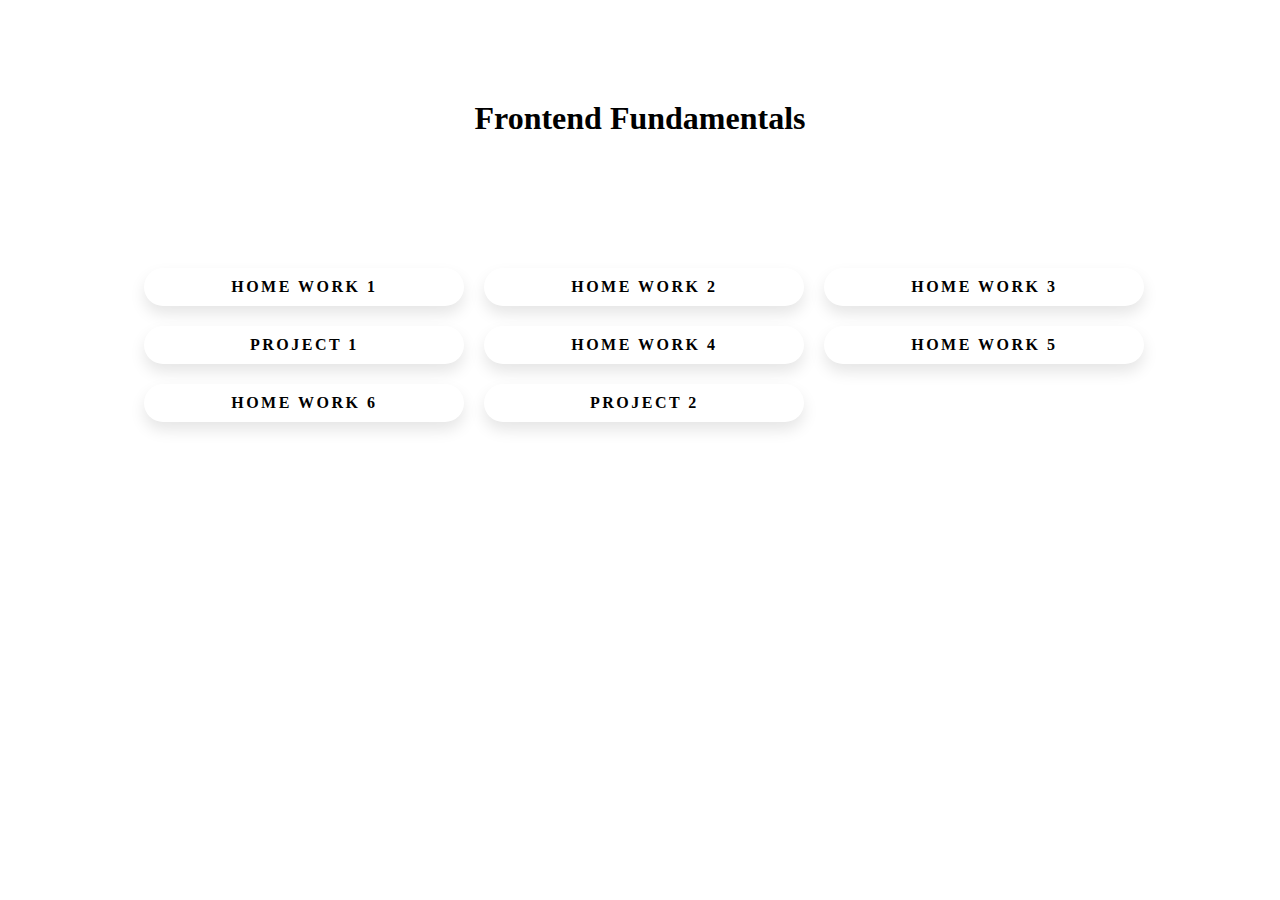
<file: index.html>
<html>
	<head>
		<title>Frontend Fundamentals</title>
    	<style>
        	h1
        	{ 
        		text-align:center;
        		margin-top: 100px;
        	}
        	div{
        		display: inline-block;
        		text-align: center;
        		width: 100%;
        		margin-left: 10%;
        		max-width: 1080px;
        		margin-top: 100px;

        	}

        	p{
        		padding: 10px;
        		background-color: red;
        		text-align: center;
        		float: left;
        		width: 300px;
        		margin: 10px;
        		text-transform: uppercase;
 				letter-spacing: 2.5px;
  				font-weight: 500;
  				color: #000;
  				background-color: #fff;
  				border: none;
  				border-radius: 45px;
  				box-shadow: 0px 8px 15px rgba(0, 0, 0, 0.1);
  				transition: all 0.3s ease 0s;
  				cursor: pointer;
  				outline: none;
        	}
        	p:hover {
  				background-color: #909090;
  				box-shadow: 0px 15px 20px #909090;
  				color: #fff;
  				transform: translateY(-7px);
			}
        	a{
        		text-decoration:none;
        		color: black;
        		font-weight: bold;
        	}
        	a:hover {
  				color: #fff;
			}

    </style>
    </head>
    
<body>        
    <h1>
    Frontend Fundamentals
    </h1>
    <div>
 	<p><a href="https://maushook.github.io/Frontend/homework-1/">Home work 1</a></p>
 	<p><a href="https://maushook.github.io/Frontend/homework-2/">Home Work 2</a></p>
 	<p><a href="https://maushook.github.io/Frontend/homework-3/">Home Work 3</a></p>
 	<p><a href="https://maushook.github.io/Frontend/project1">Project 1</a></p>
 	<p><a href="https://maushook.github.io/Frontend/homework-4/">Home Work 4</a></p>
 	<p><a href="https://maushook.github.io/Frontend/homework-5/">Home Work 5</a></p>
   <p><a href="https://maushook.github.io/Frontend/homework6/">Home Work 6</a></p>
   <p><a href="https://maushook.github.io/Frontend/project2/">Project 2</a></p>
      
 	</div>
</body></html>
</file>
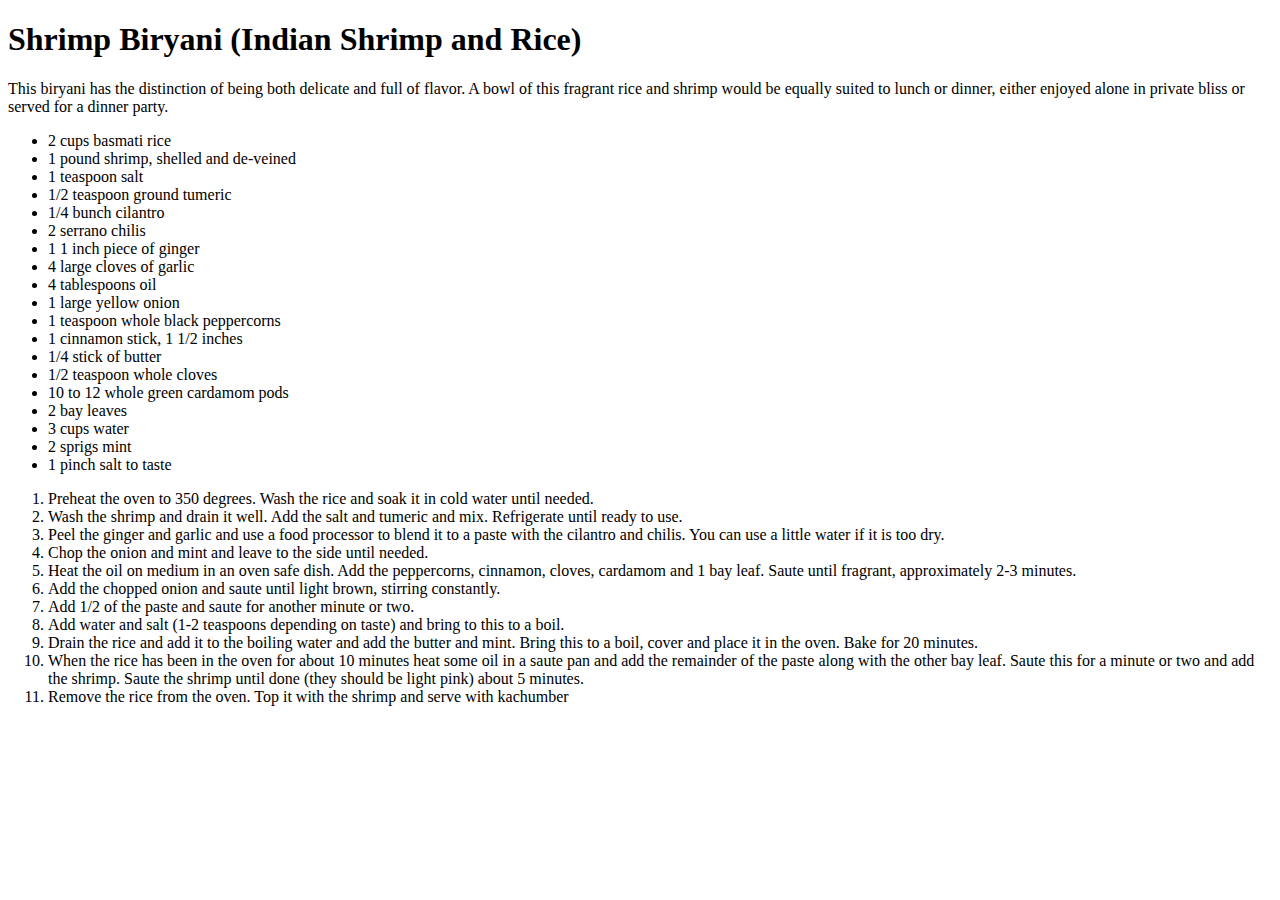
<file: homework-1/index.html>
<!DOCTYPE html>
<html>
<head>
	<!--Title-->
	<title>Shrimp Biryani (Indian Shrimp and Rice)</title>
</head>
<body>
	<!--Heading-->
	<h1>Shrimp Biryani (Indian Shrimp and Rice)</h1>
	<!--Paragraph-->
	<p>This biryani has the distinction of being both delicate and full of flavor. A bowl of this fragrant rice and shrimp would be equally suited to lunch or dinner, either enjoyed alone in private bliss or served for a dinner party. </p>
	<!--Unordered List-->
	<ul>
		<li>2 cups basmati rice</li>
		<li>1 pound shrimp, shelled and de-veined</li>
		<li>1 teaspoon salt</li>
		<li>1/2 teaspoon ground tumeric</li>
		<li>1/4 bunch cilantro</li>
		<li>2 serrano chilis</li>
		<li>1 1 inch piece of ginger</li>
		<li>4 large cloves of garlic</li>
		<li>4 tablespoons oil</li>
		<li>1 large yellow onion</li>
		<li>1 teaspoon whole black peppercorns</li>
		<li>1 cinnamon stick, 1 1/2 inches</li>
		<li>1/4 stick of butter</li>
		<li>1/2 teaspoon whole cloves</li>
		<li>10 to 12 whole green cardamom pods</li>
		<li>2 bay leaves</li>
		<li>3 cups water</li>
		<li>2 sprigs mint</li>
		<li>1 pinch salt to taste</li>
	</ul>
		<!--Ordered List-->
	<ol>
		<li>Preheat the oven to 350 degrees. Wash the rice and soak it in cold water until needed.</li>
		<li>Wash the shrimp and drain it well. Add the salt and tumeric and mix. Refrigerate until ready to use.</li>
		<li>Peel the ginger and garlic and use a food processor to blend it to a paste with the cilantro and chilis. You can use a little water if it is too dry.</li>
		<li>Chop the onion and mint and leave to the side until needed.</li>
		<li>Heat the oil on medium in an oven safe dish. Add the peppercorns, cinnamon, cloves, cardamom and 1 bay leaf. Saute until fragrant, approximately 2-3 minutes.</li>
		<li>Add the chopped onion and saute until light brown, stirring constantly.</li>
		<li>Add 1/2 of the paste and saute for another minute or two.</li>
		<li>Add water and salt (1-2 teaspoons depending on taste) and bring to this to a boil.</li>
		<li>Drain the rice and add it to the boiling water and add the butter and mint. Bring this to a boil, cover and place it in the oven. Bake for 20 minutes.</li>
		<li>When the rice has been in the oven for about 10 minutes heat some oil in a saute pan and add the remainder of the paste along with the other bay leaf. Saute this for a minute or two and add the shrimp. Saute the shrimp until done (they should be light pink) about 5 minutes.</li>
		<li>Remove the rice from the oven. Top it with the shrimp and serve with kachumber</li>
	</ol>
</body>
</html>
</file>
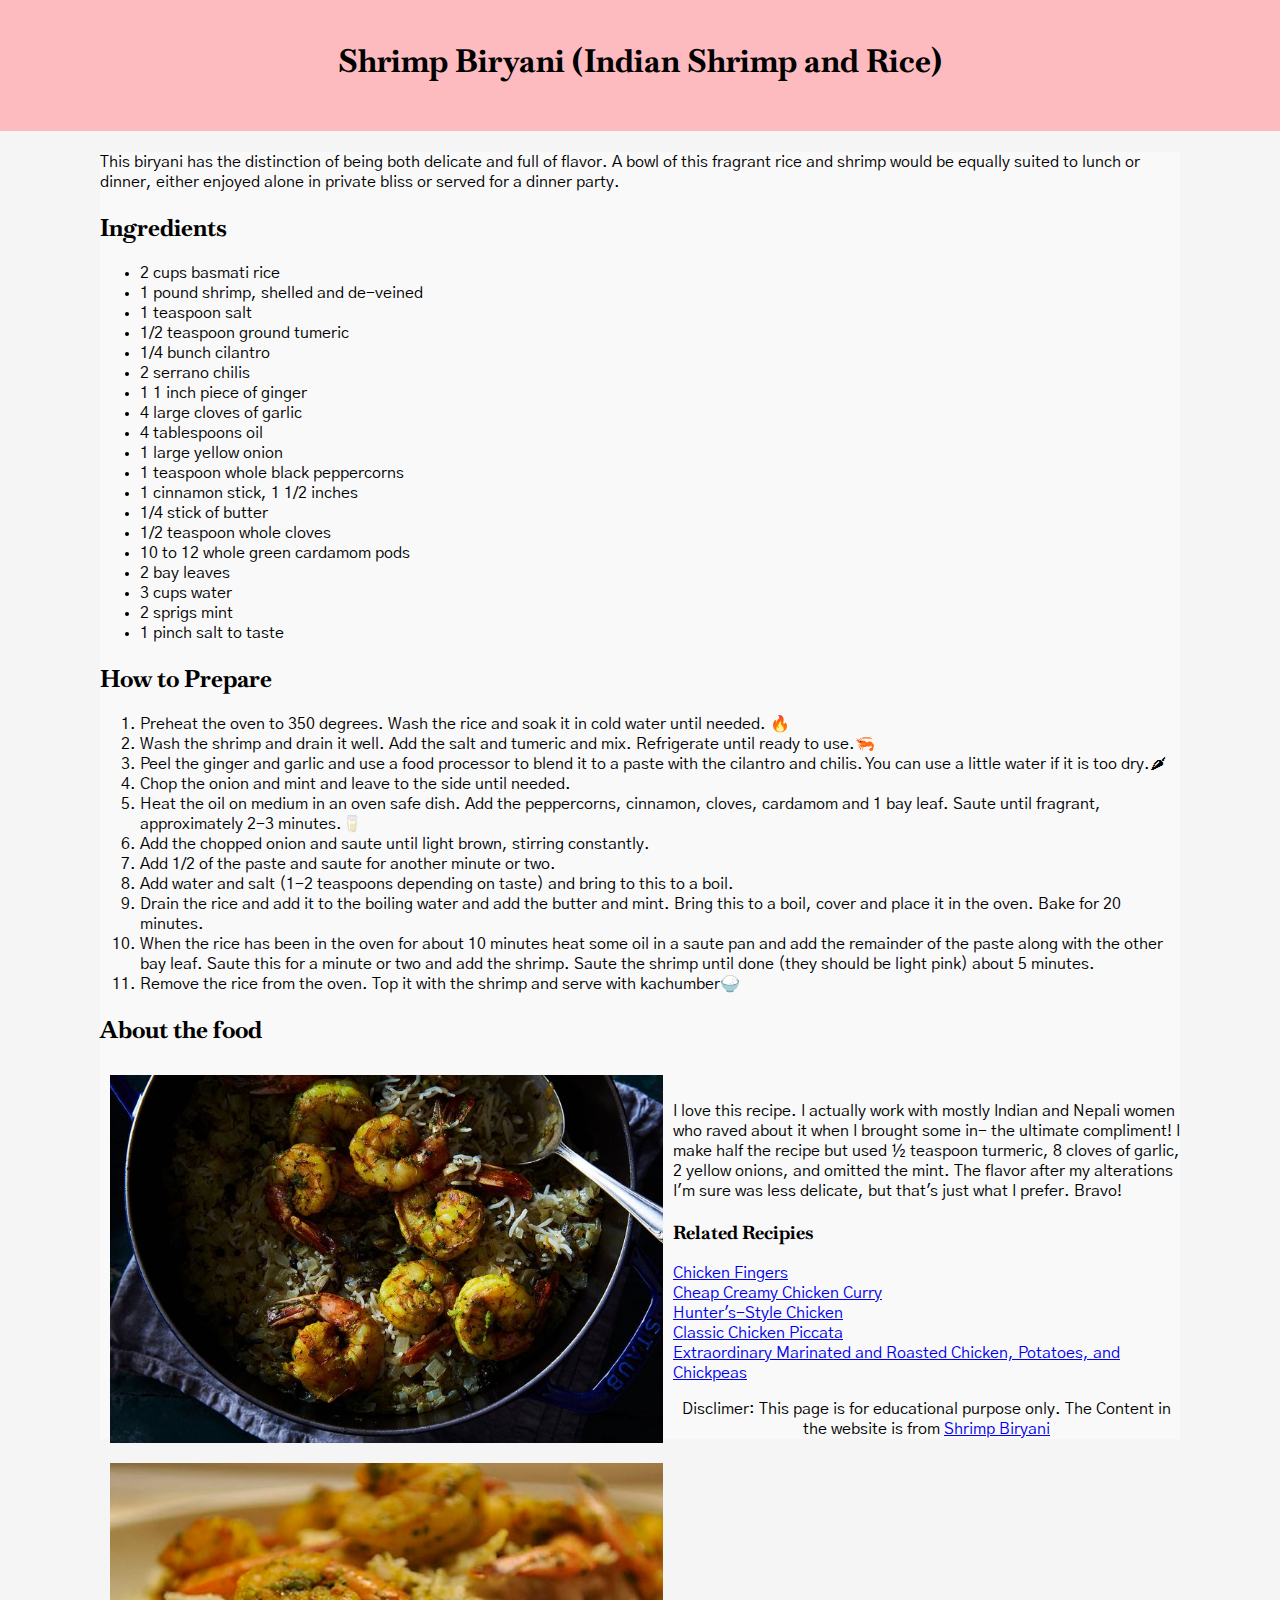
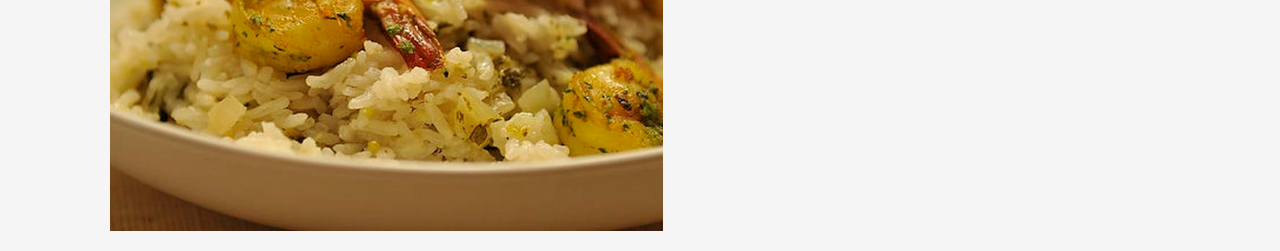
<file: homework-4/index.html>
<!DOCTYPE html>
<html>
<head>
	<!--Title-->
	<title>Shrimp Biryani (Indian Shrimp and Rice)</title>
	<link rel="stylesheet" type="text/css" href="assets/style.css">
</head>
<body>
	<!--Heading-->
	

	<h1>Shrimp Biryani (Indian Shrimp and Rice)</h1>
	<div class="body">
	<!--Paragraph-->
	<div class="paragraph"> <p>This biryani has the distinction of being both delicate and full of flavor. A bowl of this fragrant rice and shrimp would be equally suited to lunch or dinner, either enjoyed alone in private bliss or served for a dinner party. </p></div>
	<!--Unordered List-->

	<h2>Ingredients</h2>
	<ul>
		<li>2 cups basmati rice</li>
		<li>1 pound shrimp, shelled and de-veined</li>
		<li>1 teaspoon salt</li>
		<li>1/2 teaspoon ground tumeric</li>
		<li>1/4 bunch cilantro</li>
		<li>2 serrano chilis</li>
		<li>1 1 inch piece of ginger</li>
		<li>4 large cloves of garlic</li>
		<li>4 tablespoons oil</li>
		<li>1 large yellow onion</li>
		<li>1 teaspoon whole black peppercorns</li>
		<li>1 cinnamon stick, 1 1/2 inches</li>
		<li>1/4 stick of butter</li>
		<li>1/2 teaspoon whole cloves</li>
		<li>10 to 12 whole green cardamom pods</li>
		<li>2 bay leaves</li>
		<li>3 cups water</li>
		<li>2 sprigs mint</li>
		<li>1 pinch salt to taste</li>
	</ul>
		<!--Ordered List-->
	<h2>How to Prepare</h2>
	<ol>
		<li>Preheat the oven to 350 degrees. Wash the rice and soak it in cold water until needed. 🔥</li>
		<li>Wash the shrimp and drain it well. Add the salt and tumeric and mix. Refrigerate until ready to use.🦐</li>
		<li>Peel the ginger and garlic and use a food processor to blend it to a paste with the cilantro and chilis. You can use a little water if it is too dry.🌶</li>
		<li>Chop the onion and mint and leave to the side until needed.</li>
		<li>Heat the oil on medium in an oven safe dish. Add the peppercorns, cinnamon, cloves, cardamom and 1 bay leaf. Saute until fragrant, approximately 2-3 minutes.🥛</li>
		<li>Add the chopped onion and saute until light brown, stirring constantly.</li>
		<li>Add 1/2 of the paste and saute for another minute or two.</li>
		<li>Add water and salt (1-2 teaspoons depending on taste) and bring to this to a boil.</li>
		<li>Drain the rice and add it to the boiling water and add the butter and mint. Bring this to a boil, cover and place it in the oven. Bake for 20 minutes.</li>
		<li>When the rice has been in the oven for about 10 minutes heat some oil in a saute pan and add the remainder of the paste along with the other bay leaf. Saute this for a minute or two and add the shrimp. Saute the shrimp until done (they should be light pink) about 5 minutes.</li>
		<li>Remove the rice from the oven. Top it with the shrimp and serve with kachumber🍚</li>
	</ol>
	<h2>About the food</h2>
	<div class="img"><img src="assets/4eeafdb7-1235-4d41-9970-cf002d983106--2017-0509_indian-biryani-rice-shrimp_james-ransom-156.jpg">
	<img src="assets/938732e9-9cb8-480c-addb-db4fcad5c634--120109F_301.jpg"></div>
	<br>
	<p>
		I love this recipe. I actually work with mostly Indian and Nepali women who raved about it when I brought some in- the ultimate compliment! I make half the recipe but used ½ teaspoon turmeric, 8 cloves of garlic, 2 yellow onions, and omitted the mint. The flavor after my alterations I'm sure was less delicate, but that's just what I prefer. Bravo!

	</p>
	<h3>Related Recipies</h3>
	<ul>
		<li><a href="https://food52.com/recipes/23253-chicken-fingers">Chicken Fingers</a></li>
		<li><a href="https://food52.com/recipes/11867-cheap-creamy-chicken-curry">Cheap Creamy Chicken Curry</a></li>
		<li><a href="https://food52.com/recipes/7821-hunter-s-style-chicken">Hunter's-Style Chicken</a></li>
		<li><a href="https://food52.com/recipes/26564-classic-chicken-piccata">Classic Chicken Piccata</a></li>
		<li><a href="https://food52.com/recipes/25866-extraordinary-marinated-and-roasted-chicken-potatoes-and-chickpeas">Extraordinary Marinated and Roasted Chicken, Potatoes, and Chickpeas
</a></li>
	</ul>
	<div class="credits"><p>Disclimer: This page is for educational purpose only. The Content in the website is from <a href="https://food52.com/recipes/1944-shrimp-biryani-indian-shrimp-and-rice">Shrimp Biryani
</a></p>
</div></div>
</body>
</html>
</file>
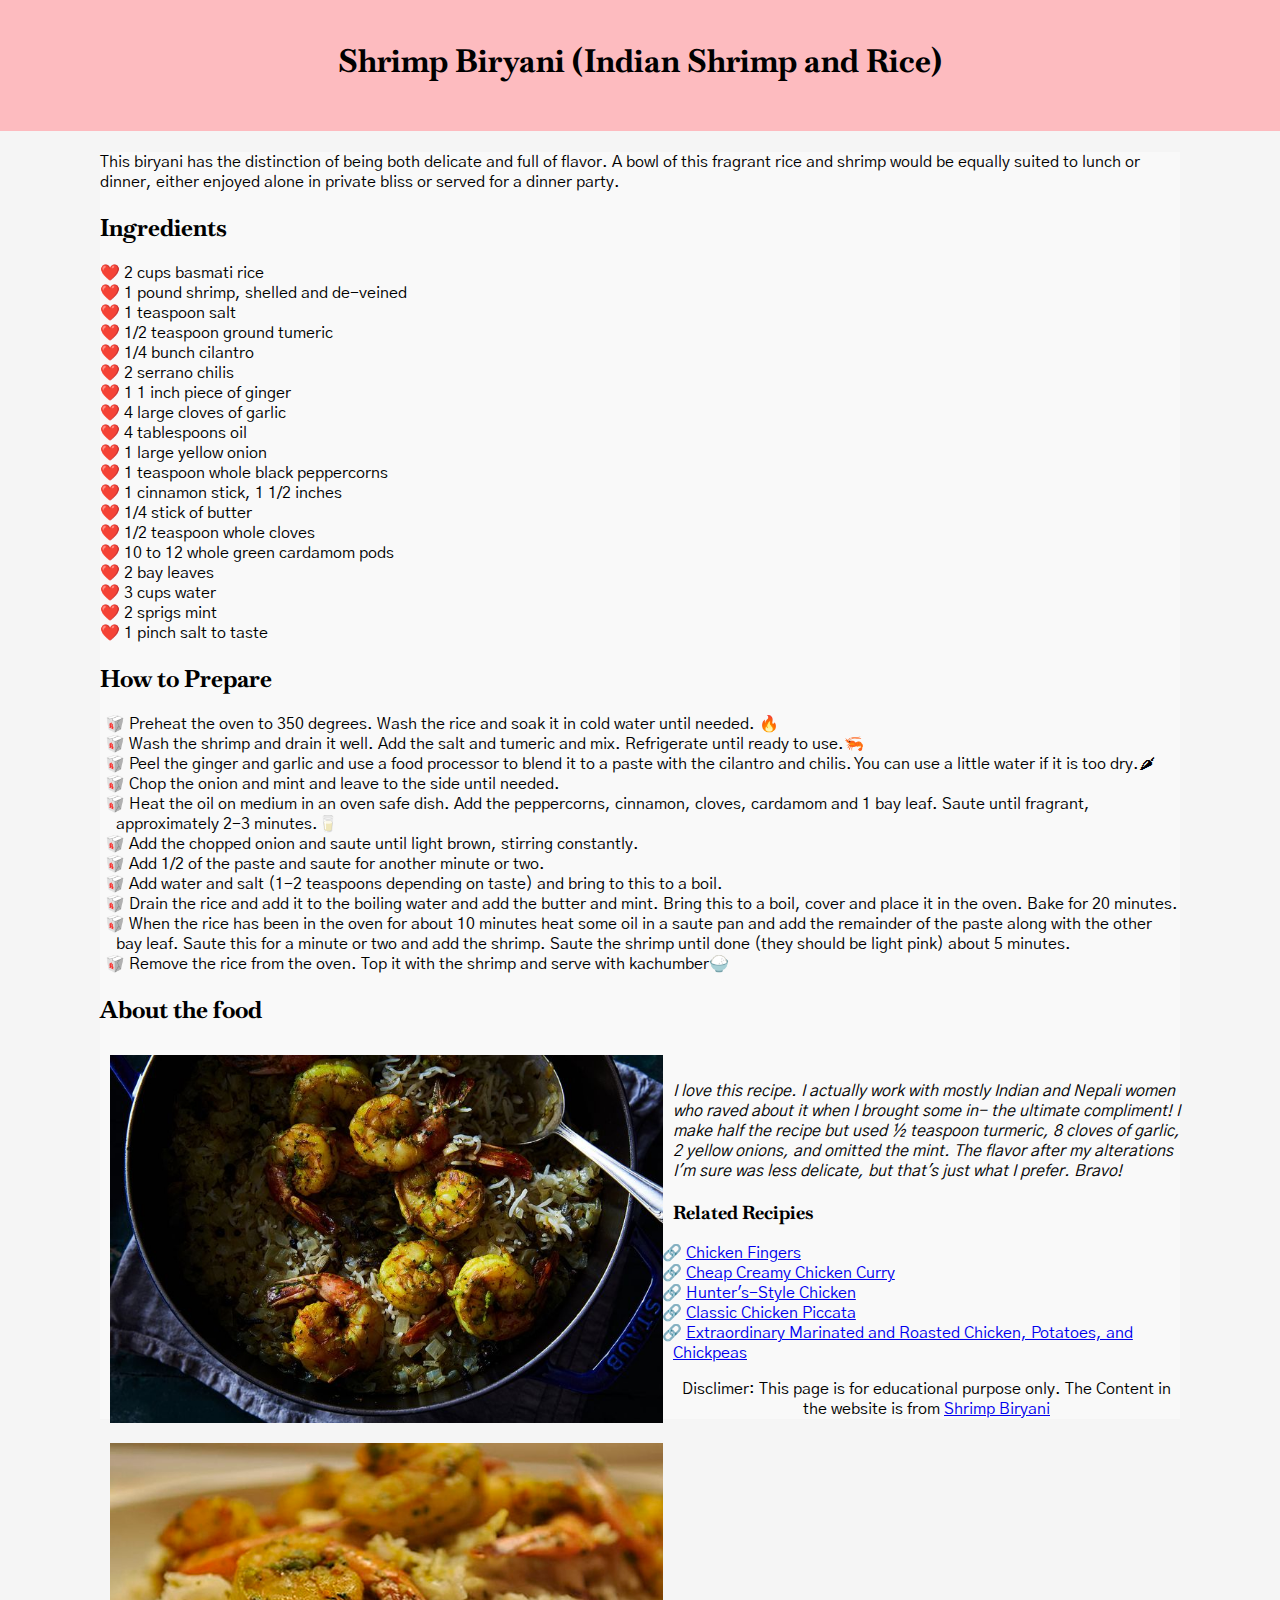
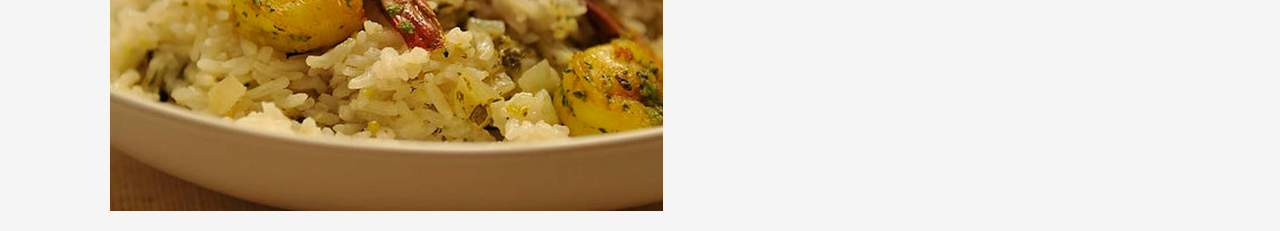
<file: homework-5/index.html>
<!DOCTYPE html>
<html>
<head>
	<!--Title-->
	<title>Shrimp Biryani (Indian Shrimp and Rice)</title>
	<link rel="stylesheet" type="text/css" href="assets/style.css">
</head>
<body>
	<!--Heading-->
	<h1>Shrimp Biryani (Indian Shrimp and Rice)</h1>
<div class="body">
	<!--Paragraph-->
	<div class="paragraph">
		<p>This biryani has the distinction of being both delicate and full of flavor. A bowl of this fragrant rice and shrimp would be equally suited to lunch or dinner, either enjoyed alone in private bliss or served for a dinner party. </p>
	</div>
	<!--Unordered List-->

	<h2>Ingredients</h2>
	<div class="Unordered-list">
		<ul>
			<li>2 cups basmati rice</li>
			<li>1 pound shrimp, shelled and de-veined</li>
			<li>1 teaspoon salt</li>
			<li>1/2 teaspoon ground tumeric</li>
			<li>1/4 bunch cilantro</li>
			<li>2 serrano chilis</li>
			<li>1 1 inch piece of ginger</li>
			<li>4 large cloves of garlic</li>
			<li>4 tablespoons oil</li>
			<li>1 large yellow onion</li>
			<li>1 teaspoon whole black peppercorns</li>
			<li>1 cinnamon stick, 1 1/2 inches</li>
			<li>1/4 stick of butter</li>
			<li>1/2 teaspoon whole cloves</li>
			<li>10 to 12 whole green cardamom pods</li>
			<li>2 bay leaves</li>
			<li>3 cups water</li>
			<li>2 sprigs mint</li>
			<li>1 pinch salt to taste</li>
		</ul>
	</div>
	
		<!--Ordered List-->
	<h2>How to Prepare</h2>
	<div class="Ordered-list"> 
		<ol>
			<li>Preheat the oven to 350 degrees. Wash the rice and soak it in cold water until needed. 🔥</li>
			<li>Wash the shrimp and drain it well. Add the salt and tumeric and mix. Refrigerate until ready to use.🦐</li>
			<li>Peel the ginger and garlic and use a food processor to blend it to a paste with the cilantro and chilis. You can use a little water if it is too dry.🌶</li>
			<li>Chop the onion and mint and leave to the side until needed.</li>
			<li>Heat the oil on medium in an oven safe dish. Add the peppercorns, cinnamon, cloves, cardamom and 1 bay leaf. Saute until fragrant, approximately 2-3 minutes.🥛</li>
			<li>Add the chopped onion and saute until light brown, stirring constantly.</li>
			<li>Add 1/2 of the paste and saute for another minute or two.</li>
			<li>Add water and salt (1-2 teaspoons depending on taste) and bring to this to a boil.</li>
			<li>Drain the rice and add it to the boiling water and add the butter and mint. Bring this to a boil, cover and place it in the 	oven. Bake for 20 minutes.</li>
			<li>When the rice has been in the oven for about 10 minutes heat some oil in a saute pan and add the remainder of the paste along with the other bay leaf. Saute this for a minute or two and add the shrimp. Saute the shrimp until done (they should be light pink) about 5 minutes.</li>
			<li>Remove the rice from the oven. Top it with the shrimp and serve with kachumber🍚</li>
		</ol>
	</div>
	<h2>About the food</h2>
	<div class="img">
		<img src="assets/4eeafdb7-1235-4d41-9970-cf002d983106--2017-0509_indian-biryani-rice-shrimp_james-ransom-156.jpg">
		<img src="assets/938732e9-9cb8-480c-addb-db4fcad5c634--120109F_301.jpg"></div>
	<br>

	<p>
		<span> <span>I love this recipe.</span> I actually work with mostly Indian and Nepali women who raved about it when I brought some in- the ultimate compliment! I make half the recipe but used ½ teaspoon turmeric, 8 cloves of garlic, 2 yellow onions, and omitted the mint. The flavor after my alterations I'm sure was less delicate, but that's just what I prefer. Bravo!</span>

	</p>
	<h3>Related Recipies</h3>
	<div class="Related"> 
		<ul>
			<li><a href="https://food52.com/recipes/23253-chicken-fingers">Chicken Fingers</a></li>
			<li><a href="https://food52.com/recipes/11867-cheap-creamy-chicken-curry">Cheap Creamy Chicken Curry</a></li>
			<li><a href="https://food52.com/recipes/7821-hunter-s-style-chicken">Hunter's-Style Chicken</a></li>
			<li><a href="https://food52.com/recipes/26564-classic-chicken-piccata">Classic Chicken Piccata</a></li>
			<li><a href="https://food52.com/recipes/25866-extraordinary-marinated-and-roasted-chicken-potatoes-and-chickpeas">Extraordinary Marinated and Roasted Chicken, Potatoes, and Chickpeas</a></li>
		</ul>
	</div>
	<div class="credits">
		<p>Disclimer: This page is for educational purpose only. The Content in the website is from <a href="https://food52.com/recipes/1944-shrimp-biryani-indian-shrimp-and-rice">Shrimp Biryani</a></p>
	</div>
</div>
</body>
</html>
</file>
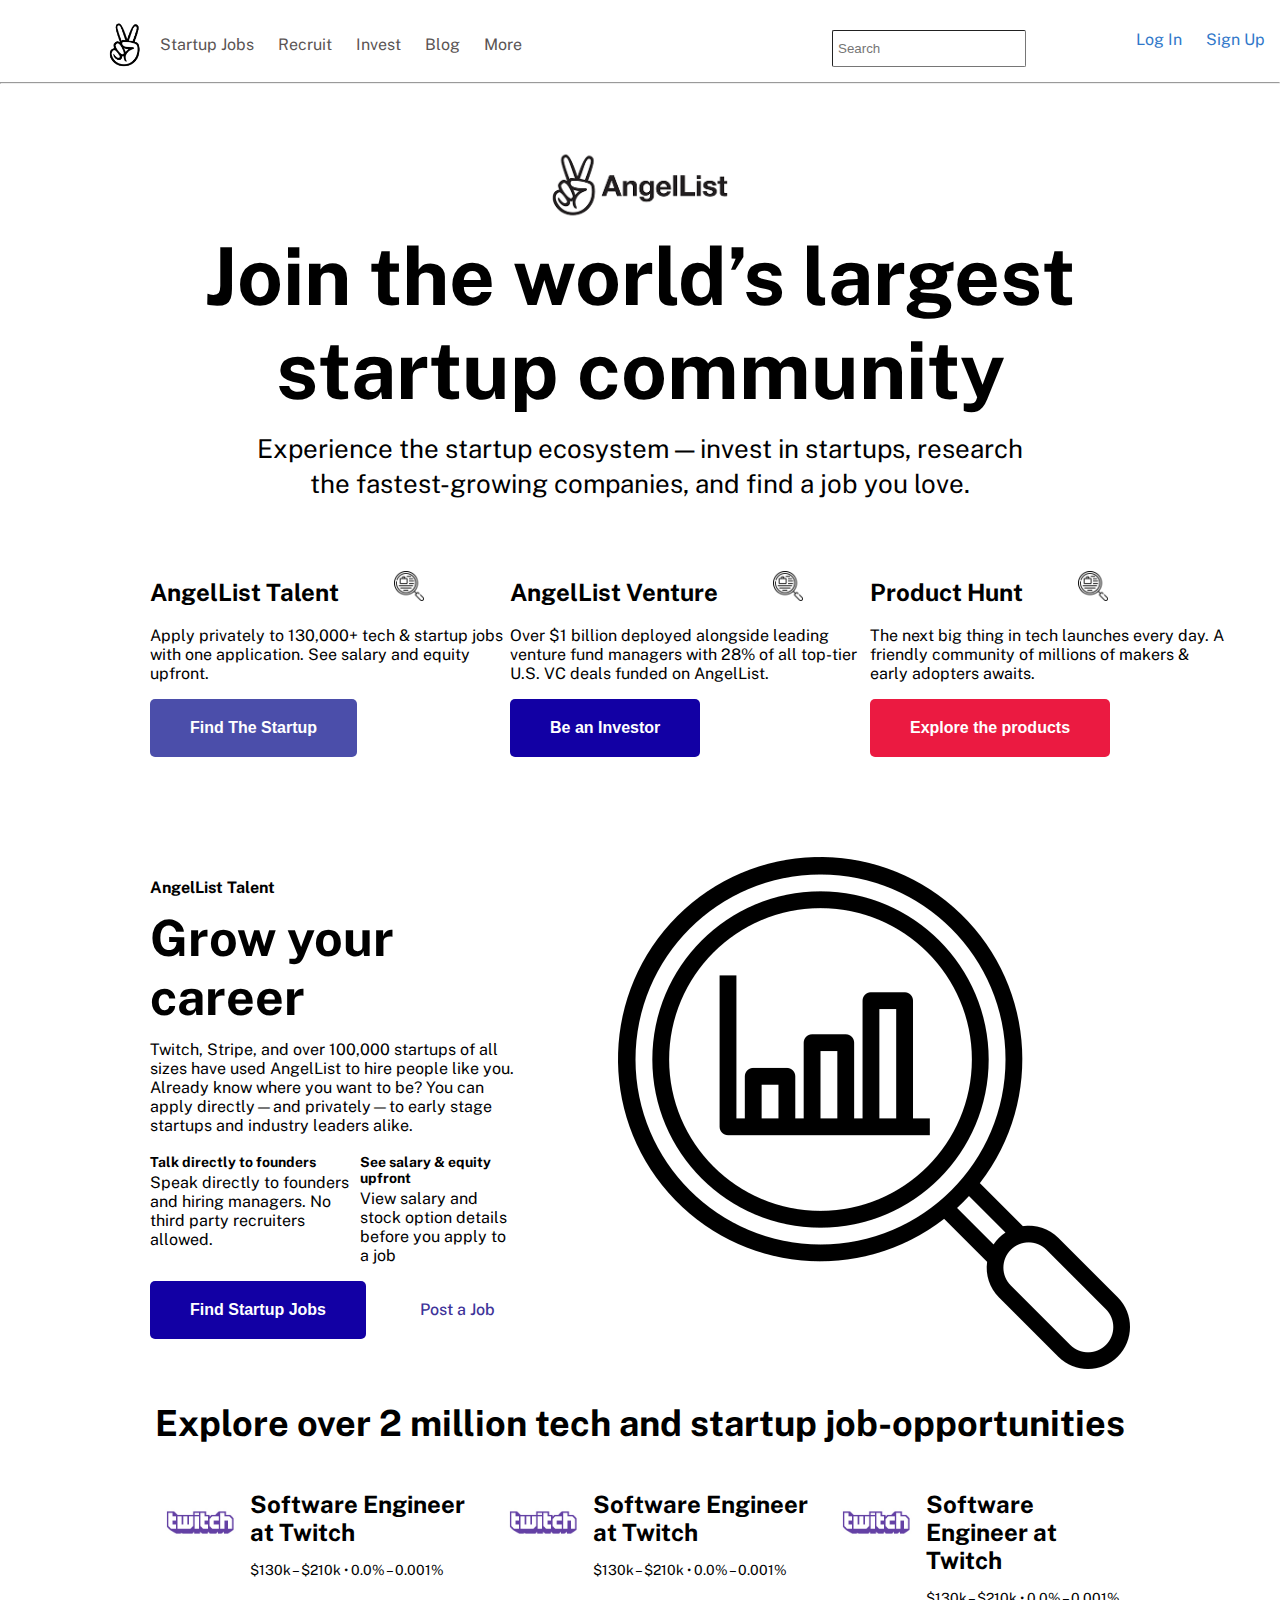
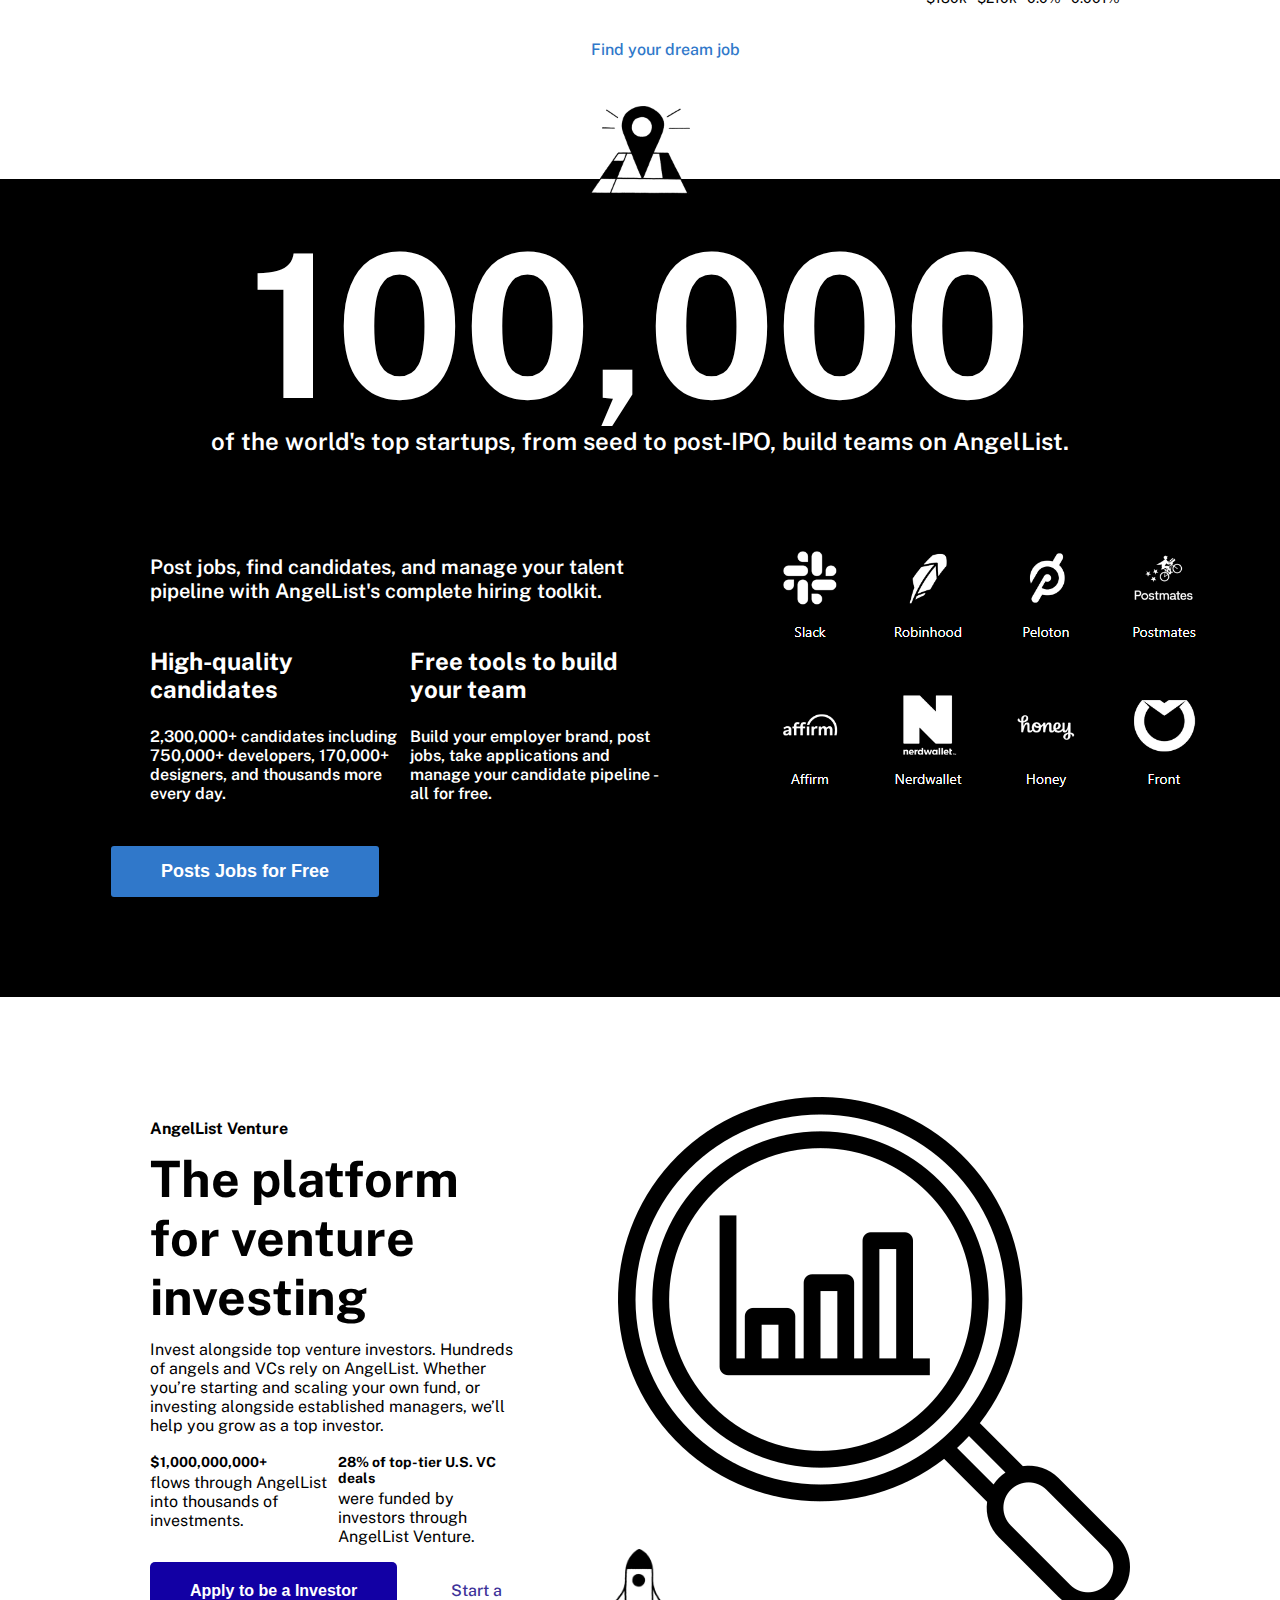
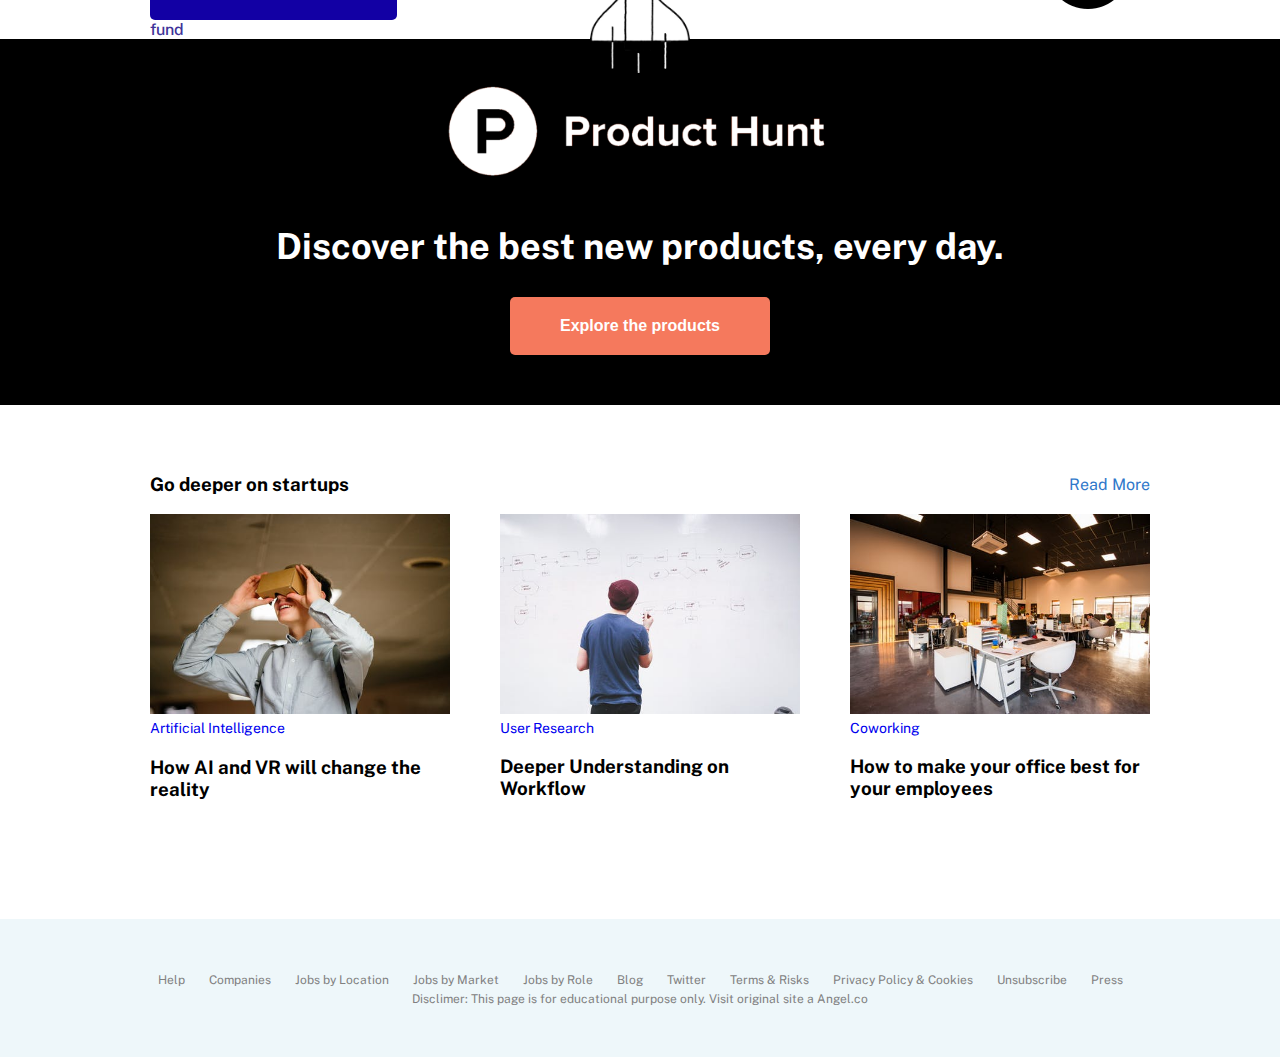
<file: project2/index.html>
<!DOCTYPE html>
<html>
<head>
	<title>Job search, venture investing & new tech products | AngelList</title>
	<link rel="stylesheet" type="text/css" href="assets/style.css">
</head>
<body>
	<header>
	<!-- Navigation bar and Menu Item-->
		<div class="logo">
			<img src="assets/logo.jpg">
		</div>

		<div class="menu">
			<a href="">Startup Jobs</a>
			<a href="">Recruit</a>
			<a href="">Invest</a>
			<a href="">Blog</a>
			<a href="">More</a>
		</div>

		<div class="search">
			<input type="text" name="search" placeholder=Search>
		</div>

		<div class="account">
			<a href="">Log In</a>
			<a href="">Sign Up</a>
		</div>
		<div class="line"></div>
	</header>
	<hr>
	<!-- Main Header-->
	<div class="main">
		<img src="assets/logo0.png">
		<h1>Join the world’s largest startup community</h1>	
		<p>Experience the startup ecosystem — invest in startups, research the fastest-growing companies, and find a job you love.</p>
	</div>
	<!-- second section-->
	<div class="second">
		<div class="sec-first">
		<h2>AngelList Talent <img src="assets/search.png"></h2>
		<p>Apply privately to 130,000+ tech & startup jobs with one application. See salary and equity upfront.</p>
		<button>Find The Startup</button>
		</div>
		<div class="sec-second">
		<h2>AngelList Venture <img src="assets/search.png"> </h2>
		<p>Over $1 billion deployed alongside leading venture fund managers with 28% of all top-tier U.S. VC deals funded on AngelList.</p>
		<button>Be an Investor</button>
		</div>
		<div class="sec-third">
		<h2>Product Hunt <img src="assets/search.png"></h2>
		<p>The next big thing in tech launches every day. A friendly community of millions of makers & early adopters awaits.</p>
		<button>Explore the products</button>
		</div>		
	</div>
	<!--Third Section-->
	<div class="third">
		<div class="third-text">
		<div class="third-one">
		<h4>AngelList Talent</h4>
		<h1>Grow your career</h1>
		<p>Twitch, Stripe, and over 100,000 startups of all sizes have used AngelList to hire people like you. Already know where you want to be? You can apply directly—and privately—to early stage startups and industry leaders alike.</p>
		</div>
		<div class="third-flex">
			<div class="third-two">
				<h5>Talk directly to founders</h5>
				<p>Speak directly to founders and hiring managers. No third party recruiters allowed.</p>	
			</div>
			<div class="third-three">
				<h5>See salary & equity upfront</h5>
				<p>View salary and stock option details before you apply to a job</p>	
			</div>
		</div>
		<div class="third-button">
			<button>Find Startup Jobs</button>
			<a href="#">Post a Job</a>
		</div>
		 </div>
		 <div class="third-img"> <img src="assets/job-search.png"></div>
	</div>
<!--job-->
	<div class="job">
		<h2>Explore over 2 million tech and startup job-opportunities</h2> 
		<div class="job-post">
		<div class="job-main">
		<div class="job-img"><img src="assets/twitch.jpg"> </div>
		<div class="job-body"><h1>Software Engineer at Twitch</h1>
			<p>$130k – $210k • 0.0% – 0.001%</p></div>

	<div class="job-main">
		<div class="job-img"><img src="assets/twitch.jpg"> </div>
		<div class="job-body"><h1>Software Engineer at Twitch</h1>
		<p>$130k – $210k • 0.0% – 0.001%</p></div>

	<div class="job-main">
		<div class="job-img"><img src="assets/twitch.jpg"> </div>
		<div class="job-body"><h1>Software Engineer at Twitch</h1>
		<p>$130k – $210k • 0.0% – 0.001%</p></div>

	</div>
</div>
</div>
	</div>
		<div class="job-link">
		<a href="#">Find your dream job</a>
	</div>
	</div>


<!-- Post Job-->
<div class="post-job">
	<div class="post-job-img">
		<img src="assets/illustration-remote.png">
	</div>
	<div class="post-job-heading">
		<h1>100,000</h1>
		<p>of the world's top startups, from seed to post-IPO, build teams on AngelList.</p>
	</div>
	<div class="post-job-sec">
		<p>Post jobs, find candidates, and manage your talent pipeline with AngelList's complete hiring toolkit.</p>
	
	<div class="post-job-int">
		<div class="post-job-int-1">
			<h3>High-quality candidates</h3>
			<p>2,300,000+ candidates including 750,000+ developers, 170,000+ designers, and thousands more every day.</p>
		</div>
		<div class="post-job-int-2">
			<h3>Free tools to build your team</h3>
			<p>Build your employer brand, post jobs, take applications and manage your candidate pipeline - all for free.</p>
		</div>

	</div>
	<div class="post-job-client">
		<img src="assets/clients.png">
	</div>
	</div>
	<button>Posts Jobs for Free</button>
	</div>
<!-- venture-->
<div class="third">
		<div class="third-text">
		<div class="third-one">
		<h4>AngelList Venture</h4>
		<h1>The platform for venture investing</h1>
		<p>Invest alongside top venture investors. Hundreds of angels and VCs rely on AngelList. Whether you’re starting and scaling your own fund, or investing alongside established managers, we’ll help you grow as a top investor.</p>
		</div>
		<div class="third-flex">
			<div class="third-two">
				<h5>$1,000,000,000+</h5>
				<p>flows through AngelList into thousands of investments.</p>	
			</div>
			<div class="third-three">
				<h5>28% of top-tier U.S. VC deals</h5>
				<p>were funded by investors through AngelList Venture.</p>	
			</div>
		</div>
		<div class="third-button">
			<button>Apply to be a Investor</button>
			<a href="#">Start a fund </a>
		</div>
		 </div>
		 <div class="third-img"> <img src="assets/job-search.png"></div>
	</div>
<div class="producthunt">
	<div class="producthunt-img">
		<img src="assets/rocket.png">
	</div>
	<div class="producthunt-main">
		<img src="assets/producthunt.png">
		<h2>Discover the best new products, every day.</h2>
		<button>Explore the products</button>
	</div>
</div>

<div class="blog">
	<div class="blog-head">
		<h3>Go deeper on startups</h3>
		<a href="#">Read More</a>
	</div>
	<div class="blog-flex"> 
	<div class="blog-element">
		<img src="assets/blog.jpeg"><br>
		<a href="#">Artificial Intelligence</a>
		<h3>How AI and VR will change the reality</h3>
	</div>
	<div class="blog-element">
		<img src="assets/startup-photos.jpg"><br>
		<a href="#">User Research</a>
		<h3>Deeper Understanding on Workflow</h3>
	</div>
	<div class="blog-element">
		<img src="assets/blog 2.jpeg"><br>
		<a href="#">Coworking</a>
		<h3>How to make your office best for your employees</h3>
	</div>
</div>
</div>

<div class="footer">

<a href="">Help</a>
<a href="">Companies</a>
<a href="">Jobs by Location</a>
<a href="">Jobs by Market</a>
<a href="">Jobs by Role</a>
<a href="">Blog</a>
<a href="">Twitter</a>
<a href="">Terms & Risks</a>
<a href="">Privacy Policy & Cookies</a>
<a href="">Unsubscribe</a>
	
<a href="">Press</a>	<br>

	<a href="https://angel.co/">Disclimer: This page is for educational purpose only. Visit original site a Angel.co</a>
</div>
</body>
</html>
</file>
<file: homework-4/assets/style.css>
@import url('https://fonts.googleapis.com/css?family=Baskervville|Gothic+A1&display=swap');
/*
font-family: 'Baskervville', serif;
font-family: 'Gothic A1', sans-serif;
*/

body{
	background-color: #f5f5f5;
	margin:0px;
	padding:0px;
    font-family: 'Gothic A1', sans-serif;

}
h1{
	text-align:center;
	font-family:Baskervville;
	background-color:#FDBBBF;
	margin-top:-10px;
	padding:50px;
}
h3, h2
{
	font-family:Baskervville;
	}

.body{
	background-color:#f9f9f9;
	margin-top:10PX;
	margin-left:100px;
	margin-right:100px;
}
.img{
	background-color:black;
}
img{
	padding:10px;
	float:left;
	width:553px;
}

.credits {
	text-align:center;	
}
</file>
<file: homework-5/assets/style.css>
@import url('https://fonts.googleapis.com/css?family=Baskervville|Gothic+A1&display=swap');
/*
font-family: 'Baskervville', serif;
font-family: 'Gothic A1', sans-serif;
*/

body{
	background-color: #f5f5f5;
	margin:0px;
	padding:0px;
    font-family: 'Gothic A1', sans-serif;

}
h1{
	text-align:center;
	font-family:Baskervville;
	background-color:#FDBBBF;
	margin-top:-10px;
	padding:50px;
}
h3, h2
{
	font-family:Baskervville;
	}

.body{
	background-color:#f9f9f9;
	margin-top:10PX;
	margin-left:100px;
	margin-right:100px;
}
.Unordered-list	ul {
 	list-style: none;
    padding-left: 1px;
    text-indent: -0.7px;
  }

.Unordered-list	ul li::before {
    content: "❤️ ";
  }


.Ordered-list ol {
 	list-style: none;
    padding-left: 1rem;
    text-indent: -0.7rem;
  }

.Ordered-list ol li::before {
    content: "🥡 ";
  }

.Related ul {
 	list-style: none;
    padding-left: 1rem;
    text-indent: -0.7rem;
  }

.Related ul li::before {
    content: "🔗 ";
  }

.img{
	background-color:black;
}
img{
	padding:10px;
	float:left;
	width:553px;
}
span{
	font-style: italic;
}

.credits {
	text-align:center;	
}
</file>
<file: project2/assets/style.css>
/* Font */
@import url('https://fonts.googleapis.com/css?family=Public+Sans:400,500,600,700,800,900&display=swap');


body{
	margin:0px;
	padding: 0px;
	font-family: 'Public Sans', sans-serif;
}
header{
	align-content: center;
	margin-top: 20px;
	margin-left:100px;
	display: flex;
}
.logo img{
	width: 50px;
}
.menu{
	padding-top:15px;
	text-transform:capitalize;
}
.menu a{
	padding:10px;
	text-decoration:none;
	color:#5a5454;
}
.search input{
	padding-top:10px;
	padding-bottom:10px;
	padding-left:5px;
	padding-right:10px;
	border-radius:2px;
	border-width:.5px;
	direction: left;
	margin-left:300px;
	margin-top:10px;
}
.account {
	margin-left:100px;
	margin-top:10px;
}
.account a{
	text-decoration:none;
	color:#3078ca;
	padding-left:10px;
	padding-right:10px;
}
.main{
	margin-top:50px;
	text-align:center;
}
.main img{
	width:200px;
}

.main h1{
	margin-top:-10px;
	margin-left:150px;
	margin-right:150px;
	font-size:80px;

}
.main p{
	margin-left:250px;
	margin-right:250px;
	margin-top:-40px;
	font-size:26px;
	line-height:35px;
}

.second{
	margin-top: 50px;
	display:flex;
	width: 1080px;
	margin-left:150px;
	margin-right: 150px;
}
.sec .second h2{
		float: right;

}
.second img{
	width: 30px;
	margin-left:50px;
}
.sec-first{
	width:400px;
}
.sec-second{
	width:400px;
}
.sec-third{
	width:400px;
}

.sec-first button{
	padding-top:20px;
	padding-left:40px;
	padding-right:40px;
	padding-bottom:20px;
	background-color:#4b4eaa;
	border-width:0px;
	border-radius:5px;
	font-size:16px;
	font-weight:700;
	color:white;

}
.sec-second button{
	padding-top:20px;
	padding-left:40px;
	padding-right:40px;
	padding-bottom:20px;
	background-color:#1200a4;
	border-width:0px;
	border-radius:5px;
	font-size:16px;
	font-weight:700;
	color:white;

}
.sec-third button{
	padding-top:20px;
	padding-left:40px;
	padding-right:40px;
	padding-bottom:20px;
	background-color:#eb1a41;
	border-width:0px;
	border-radius:5px;
	font-size:16px;
	font-weight:700;
	color:white;

}

.third{
	margin-left:150px;
	margin-top:100px;
	margin-right:150px;
	display: flex;

}
.third h1{
	margin-top:-10px;
	font-size:50px;
}
.third p{
	margin-top:-20px;
}
.third-flex{
	display:flex;
}
.third h5{
	font-size:14px;
}

.third-two, .third-three{
	margin-top:-20px;
}
.third button{
	padding-top:20px;
	padding-left:40px;
	padding-right:40px;
	padding-bottom:20px;
	background-color:#1200a4;
	border-width:0px;
	border-radius:5px;
	font-size:16px;
	font-weight:700;
	color:white;
}
.third a{
	margin-left:50px;
	text-decoration:none;
	color:#3e3399;
	font-weight:500;
}
.third-img img{
    margin-left:100px;
    margin-top:10px:
	width:4400px;
}
.third-text{
	width:100000%;
}
.job{
	text-align:center;
	margin-left:150px;
	margin-right:150px;
}
.job h2{
	font-size:36px;
}
.job-main{
	display:flex;
	text-align:left;

}
.job-main img
{
	width:100px;
	margin-top:10px;
}
.job-main h1{
	font-size:24px;
}
.job-main p{
	font-size:14px;
}
.job-post{
	display:flex;
}.job-link{
	margin-top: 20px;
	margin-bottom: 120px;
}
.job-link a{
	margin-left:50px;
	text-decoration:none;
	color:#3078ca;
	font-weight:500;
}

	
.post-job-img{
	text-align:center;
}
.post-job-img img{
	width:100px;
	margin-top:-2200px;
}
.post-job{
	color:white;
	background-color: black;
	text-align:center;
	padding-bottom:100px;
}
.post-job h1{
	font-size:200px;
	margin-top:10px;
}
.post-job p{
	font-size:24px;
	font-weight:600;
	margin-top:-150px;
}
.post-job-sec{
	width: 40%;
	margin-top:300px;
	margin-left:150px;
}
.post-job-sec p{
	font-size: 20px;
	margin-top:-200px;
	text-align:left;
}
.post-job-int{
	display: flex;
}
.post-job-int h3{
	text-align:left;
	font-size:24px;
}
.post-job-int p{
	margin-top:00px;
	font-size: 16px;
}
.post-job-client{
	margin-top:-290px;
	margin-left:600px;
}
.post-job button{
	text-align:left;
	margin-top:30px;
	margin-left:-790px;
	padding-top:15px;
	padding-bottom:15px;
	padding-left:50px;
	padding-right:50px;
	background-color:#3078ca;
	font-size:18px;
	font-weight:600;
	color:white;
	border:none;
	border-radius:3px;
}
.producthunt{
	background-color: black;
	text-align: center;
	padding-bottom: 50px;
}
.producthunt img{
	width:100px;
	margin-top:-90px;
}
.producthunt-main img{
	width:400px;
	margin:0px;
}
.producthunt-main h2{
	color:white;
	font-size:36px;
}
.producthunt-main button{
	background-color:#f5795d;
	padding-top:20px;
	padding-bottom:20px;
	padding-left:50px;
	padding-right:50px;
	font-size:16px;
	border:none;
	font-weight:600;
	color:white;
	border-radius:5px;
}
.blog{
	margin-top:50px;
	margin-left:150px;
	padding-bottom: 100px;
}
.blog-head{
	text-align:center;
	display:flex;

}
.blog-head a{
	text-decoration:none;
	color:#3078ca;
	margin-top:20px;
	margin-left:720px;

}
.blog-flex{
	display: flex;

}
.blog-element{
	margin-right:50px;
}
.blog-element img{
	width:300px;
}
.blog-element a{
	text-decoration:none;
	font-size:14px;
	padding-top:100px;
}
.blog-element h3{
	width:300px;
	
}
.footer{
	text-align: center;
	background-color: #add8e636;
	padding-top: 50px;
	padding-bottom: 50px;
}
.footer a{
	text-decoration: none;
	padding: 10px;
	font-size: 12px;
	color:gray;

}
</file>
